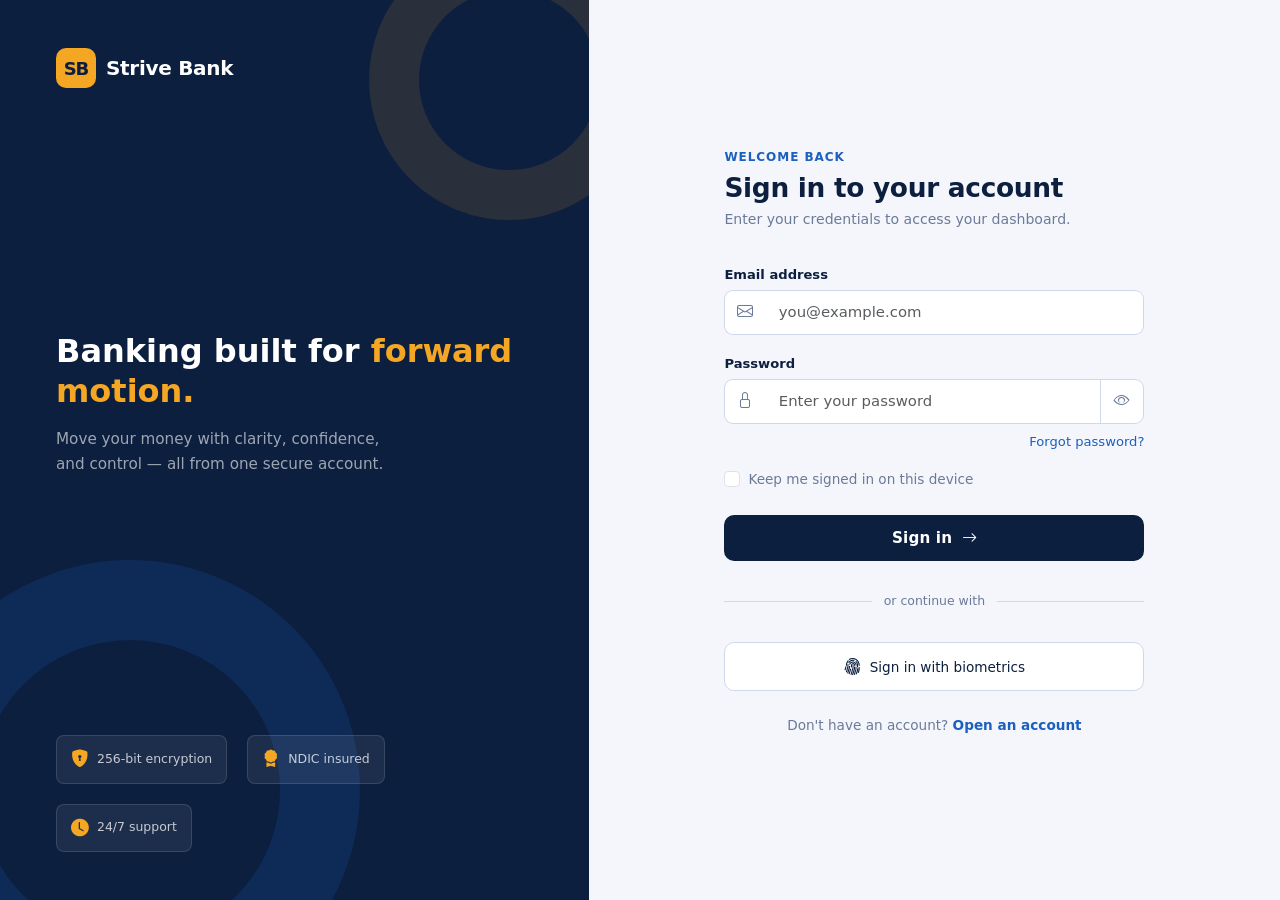
<file: sign-in.html>
<!DOCTYPE html>
<html lang="en">
<head>
  <meta charset="UTF-8" />
  <meta name="viewport" content="width=device-width, initial-scale=1.0"/>
  <title>Sign In — Strive Bank</title>
  <link href="https://cdn.jsdelivr.net/npm/bootstrap@5.3.3/dist/css/bootstrap.min.css" rel="stylesheet"/>
  <link href="https://cdn.jsdelivr.net/npm/bootstrap-icons@1.11.3/font/bootstrap-icons.min.css" rel="stylesheet"/>
  <style>
    :root {
      --navy:   #0C1F3F;
      --navy-mid: #1a3560;
      --blue:   #1B5FBF;
      --blue-light: #2a74e0;
      --amber:  #F5A623;
      --amber-dark: #d4881a;
      --surface: #F4F6FB;
      --text-muted: #6b7a99;
      --border: #d0d8ec;
    }

    *, *::before, *::after { box-sizing: border-box; }

    body {
      margin: 0;
      min-height: 100vh;
      background: var(--surface);
      font-family: 'Segoe UI', system-ui, sans-serif;
      display: flex;
      align-items: stretch;
    }

    /* ── Left panel ── */
    .brand-panel {
      width: 46%;
      background: var(--navy);
      display: flex;
      flex-direction: column;
      justify-content: space-between;
      padding: 3rem 3.5rem;
      position: relative;
      overflow: hidden;
    }

    .brand-panel::before {
      content: '';
      position: absolute;
      width: 460px;
      height: 460px;
      border-radius: 50%;
      border: 80px solid rgba(27,95,191,0.18);
      bottom: -120px;
      left: -100px;
      pointer-events: none;
    }

    .brand-panel::after {
      content: '';
      position: absolute;
      width: 280px;
      height: 280px;
      border-radius: 50%;
      border: 50px solid rgba(245,166,35,0.12);
      top: -60px;
      right: -60px;
      pointer-events: none;
    }

    .brand-logo {
      display: flex;
      align-items: center;
      gap: 10px;
      z-index: 1;
    }

    .brand-logo .logo-mark {
      width: 40px;
      height: 40px;
      background: var(--amber);
      border-radius: 10px;
      display: flex;
      align-items: center;
      justify-content: center;
      font-weight: 800;
      font-size: 18px;
      color: var(--navy);
      letter-spacing: -1px;
    }

    .brand-logo .logo-name {
      font-size: 1.25rem;
      font-weight: 700;
      color: #fff;
      letter-spacing: -0.3px;
    }

    .brand-body {
      z-index: 1;
    }

    .brand-body h2 {
      font-size: 2rem;
      font-weight: 700;
      color: #fff;
      line-height: 1.25;
      margin-bottom: 1rem;
    }

    .brand-body h2 span {
      color: var(--amber);
    }

    .brand-body p {
      color: rgba(255,255,255,0.6);
      font-size: 0.95rem;
      line-height: 1.6;
      max-width: 340px;
    }

    .trust-badges {
      display: flex;
      gap: 1.25rem;
      flex-wrap: wrap;
      z-index: 1;
    }

    .trust-badge {
      display: flex;
      align-items: center;
      gap: 8px;
      background: rgba(255,255,255,0.07);
      border: 1px solid rgba(255,255,255,0.12);
      border-radius: 8px;
      padding: 10px 14px;
    }

    .trust-badge i {
      font-size: 1.1rem;
      color: var(--amber);
    }

    .trust-badge span {
      font-size: 0.78rem;
      color: rgba(255,255,255,0.75);
      font-weight: 500;
    }

    /* ── Right panel ── */
    .form-panel {
      flex: 1;
      display: flex;
      align-items: center;
      justify-content: center;
      padding: 3rem 2rem;
    }

    .signin-card {
      width: 100%;
      max-width: 420px;
    }

    .signin-card .card-eyebrow {
      font-size: 0.75rem;
      font-weight: 600;
      letter-spacing: 0.08em;
      text-transform: uppercase;
      color: var(--blue);
      margin-bottom: 0.35rem;
    }

    .signin-card h1 {
      font-size: 1.65rem;
      font-weight: 700;
      color: var(--navy);
      margin-bottom: 0.35rem;
      letter-spacing: -0.3px;
    }

    .signin-card .subtitle {
      font-size: 0.88rem;
      color: var(--text-muted);
      margin-bottom: 2rem;
    }

    .form-label {
      font-size: 0.82rem;
      font-weight: 600;
      color: var(--navy);
      margin-bottom: 5px;
    }

    .input-group-strive .form-control {
      border: 1.5px solid var(--border);
      border-left: none;
      border-radius: 0 9px 9px 0 !important;
      font-size: 0.93rem;
      padding: 0.65rem 0.9rem;
      color: var(--navy);
      background: #fff;
      transition: border-color 0.2s;
    }

    .input-group-strive .form-control:focus {
      border-color: var(--blue);
      box-shadow: none;
    }

    .input-group-strive .input-group-text {
      border: 1.5px solid var(--border);
      border-right: none;
      border-radius: 9px 0 0 9px !important;
      background: #fff;
      color: var(--text-muted);
      font-size: 1rem;
      transition: border-color 0.2s;
    }

    .input-group-strive:focus-within .input-group-text {
      border-color: var(--blue);
      color: var(--blue);
    }

    .password-toggle {
      border: 1.5px solid var(--border);
      border-left: none;
      border-radius: 0 9px 9px 0 !important;
      background: #fff;
      color: var(--text-muted);
      cursor: pointer;
      padding: 0 0.85rem;
      transition: border-color 0.2s, color 0.2s;
    }

    .password-toggle:hover { color: var(--blue); }

    .input-group-strive:focus-within .password-toggle {
      border-color: var(--blue);
    }

    .input-group-strive .form-control.password-field {
      border-radius: 0 !important;
    }

    .forgot-link {
      font-size: 0.82rem;
      color: var(--blue);
      text-decoration: none;
      font-weight: 500;
    }

    .forgot-link:hover { color: var(--blue-light); text-decoration: underline; }

    .btn-signin {
      background: var(--navy);
      color: #fff;
      border: none;
      border-radius: 10px;
      padding: 0.72rem;
      font-size: 0.95rem;
      font-weight: 600;
      width: 100%;
      letter-spacing: 0.01em;
      transition: background 0.2s, transform 0.1s;
    }

    .btn-signin:hover {
      background: var(--navy-mid);
      color: #fff;
      transform: translateY(-1px);
    }

    .btn-signin:active { transform: translateY(0); }

    .divider-row {
      display: flex;
      align-items: center;
      gap: 12px;
      margin: 1.5rem 0;
    }

    .divider-row hr {
      flex: 1;
      border-color: var(--border);
      opacity: 1;
    }

    .divider-row span {
      font-size: 0.78rem;
      color: var(--text-muted);
      white-space: nowrap;
    }

    .btn-biometric {
      border: 1.5px solid var(--border);
      border-radius: 10px;
      padding: 0.65rem;
      font-size: 0.85rem;
      font-weight: 500;
      color: var(--navy);
      background: #fff;
      width: 100%;
      transition: border-color 0.2s, background 0.2s;
      display: flex;
      align-items: center;
      justify-content: center;
      gap: 8px;
      cursor: pointer;
    }

    .btn-biometric:hover {
      border-color: var(--blue);
      background: #f0f5ff;
      color: var(--blue);
    }

    .btn-biometric i { font-size: 1.1rem; }

    .signup-row {
      text-align: center;
      font-size: 0.85rem;
      color: var(--text-muted);
      margin-top: 1.5rem;
    }

    .signup-row a {
      color: var(--blue);
      font-weight: 600;
      text-decoration: none;
    }

    .signup-row a:hover { text-decoration: underline; }

    @media (max-width: 768px) {
      body { flex-direction: column; }
      .brand-panel {
        width: 100%;
        padding: 2rem 1.5rem;
        min-height: unset;
      }
      .brand-body h2 { font-size: 1.5rem; }
      .brand-body { display: none; }
      .trust-badges { display: none; }
      .form-panel { padding: 2rem 1.25rem; }
    }
  </style>
</head>
<body>

  <!-- Left brand panel -->
  <div class="brand-panel d-none d-md-flex">
    <div class="brand-logo">
      <div class="logo-mark">SB</div>
      <span class="logo-name">Strive Bank</span>
    </div>

    <div class="brand-body">
      <h2>Banking built for <span>forward motion.</span></h2>
      <p>Move your money with clarity, confidence, and control — all from one secure account.</p>
    </div>

    <div class="trust-badges">
      <div class="trust-badge">
        <i class="bi bi-shield-lock-fill"></i>
        <span>256-bit encryption</span>
      </div>
      <div class="trust-badge">
        <i class="bi bi-award-fill"></i>
        <span>NDIC insured</span>
      </div>
      <div class="trust-badge">
        <i class="bi bi-clock-fill"></i>
        <span>24/7 support</span>
      </div>
    </div>
  </div>

  <!-- Right form panel -->
  <div class="form-panel">
    <div class="signin-card">

      <!-- Mobile logo -->
      <div class="brand-logo d-flex d-md-none mb-4">
        <div class="logo-mark">SB</div>
        <span class="logo-name" style="color: var(--navy);">Strive Bank</span>
      </div>

      <p class="card-eyebrow">Welcome back</p>
      <h1>Sign in to your account</h1>
      <p class="subtitle">Enter your credentials to access your dashboard.</p>

      <form novalidate>

        <!-- Email -->
        <div class="mb-3">
          <label for="email" class="form-label">Email address</label>
          <div class="input-group input-group-strive">
            <span class="input-group-text"><i class="bi bi-envelope"></i></span>
            <input
              type="email"
              id="email"
              class="form-control"
              placeholder="you@example.com"
              autocomplete="email"
            />
          </div>
        </div>

        <!-- Password -->
        <div class="mb-2">
          <label for="password" class="form-label">Password</label>
          <div class="input-group input-group-strive">
            <span class="input-group-text"><i class="bi bi-lock"></i></span>
            <input
              type="password"
              id="password"
              class="form-control password-field"
              placeholder="Enter your password"
              autocomplete="current-password"
            />
            <button type="button" class="password-toggle" id="togglePwd" aria-label="Show password">
              <i class="bi bi-eye" id="toggleIcon"></i>
            </button>
          </div>
        </div>

        <!-- Forgot password -->
        <div class="d-flex justify-content-end mb-3">
          <a href="#" class="forgot-link">Forgot password?</a>
        </div>

        <!-- Remember me -->
        <div class="form-check mb-4">
          <input class="form-check-input" type="checkbox" id="rememberMe" />
          <label class="form-check-label" for="rememberMe" style="font-size:0.85rem; color: var(--text-muted);">
            Keep me signed in on this device
          </label>
        </div>

        <!-- Submit -->
        <button type="submit" class="btn btn-signin">
          Sign in <i class="bi bi-arrow-right ms-1"></i>
        </button>

      </form>

      <!-- Biometric divider -->
      <div class="divider-row">
        <hr/><span>or continue with</span><hr/>
      </div>

      <button class="btn-biometric" type="button">
        <i class="bi bi-fingerprint"></i>
        Sign in with biometrics
      </button>

      <p class="signup-row">
        Don't have an account? <a href="#">Open an account</a>
      </p>

    </div>
  </div>

  <script src="https://cdn.jsdelivr.net/npm/bootstrap@5.3.3/dist/js/bootstrap.bundle.min.js"></script>
  <script>
    const btn = document.getElementById('togglePwd');
    const input = document.getElementById('password');
    const icon = document.getElementById('toggleIcon');

    btn.addEventListener('click', () => {
      const show = input.type === 'password';
      input.type = show ? 'text' : 'password';
      icon.className = show ? 'bi bi-eye-slash' : 'bi bi-eye';
      btn.setAttribute('aria-label', show ? 'Hide password' : 'Show password');
    });
  </script>
</body>
</html>
</file>
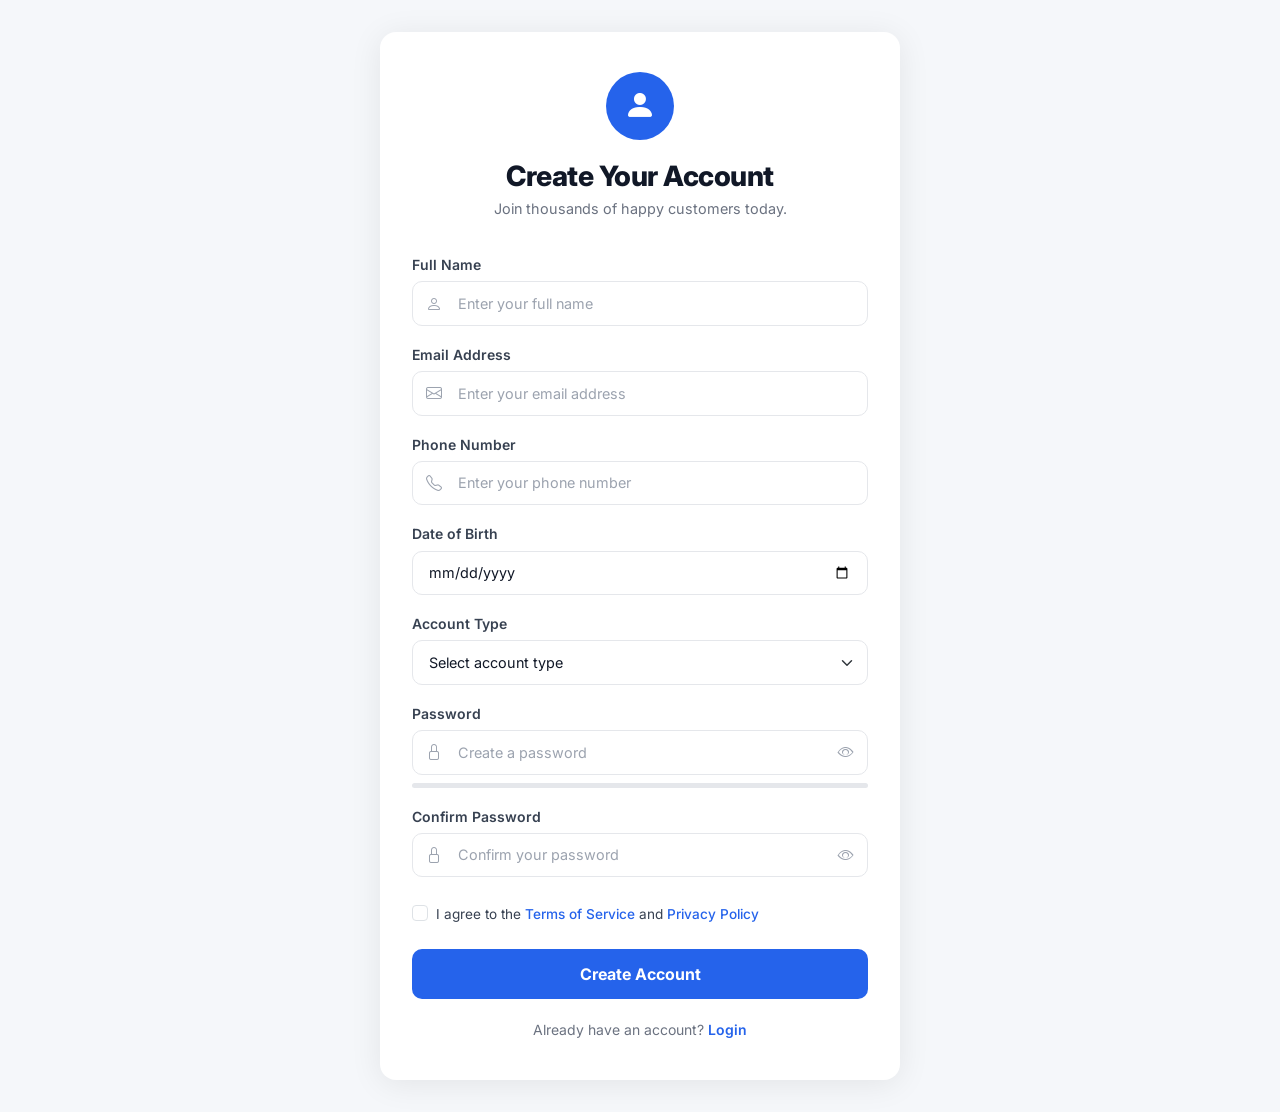
<file: sign-up.html>
<!DOCTYPE html>
<html lang="en">
<head>
  <meta charset="UTF-8" />
  <meta name="viewport" content="width=device-width, initial-scale=1.0"/>
  <title>Create Account</title>

  <link href="https://cdn.jsdelivr.net/npm/bootstrap@5.3.3/dist/css/bootstrap.min.css" rel="stylesheet"/>
  <link href="https://cdn.jsdelivr.net/npm/bootstrap-icons@1.11.3/font/bootstrap-icons.min.css" rel="stylesheet"/>
  <link href="https://fonts.googleapis.com/css2?family=Inter:wght@400;500;600;700;800&display=swap" rel="stylesheet"/>

  <style>
    * { font-family: 'Inter', sans-serif; }

    body {
      min-height: 100vh;
      background: #f5f7fa;
      display: flex;
      align-items: center;
      justify-content: center;
      padding: 2rem 1rem;
    }

    .signup-card {
      background: #fff;
      border-radius: 16px;
      box-shadow: 0 4px 32px rgba(0,0,0,0.08);
      padding: 2.5rem 2rem;
      width: 100%;
      max-width: 520px;
    }

    .avatar-icon {
      width: 68px;
      height: 68px;
      background: #2563eb;
      border-radius: 50%;
      display: flex;
      align-items: center;
      justify-content: center;
      margin: 0 auto 1.25rem;
    }

    .avatar-icon i { font-size: 2rem; color: #fff; }

    h1 {
      font-size: 1.75rem;
      font-weight: 800;
      color: #111827;
      letter-spacing: -0.5px;
      text-align: center;
      margin-bottom: 0.3rem;
    }

    .subtitle {
      text-align: center;
      color: #6b7280;
      font-size: 0.9rem;
      margin-bottom: 2rem;
    }

    .form-label {
      font-weight: 600;
      font-size: 0.875rem;
      color: #374151;
      margin-bottom: 0.4rem;
    }

    .form-control, .form-select {
      border: 1.5px solid #e5e7eb;
      border-radius: 10px;
      padding: 0.65rem 1rem 0.65rem 2.8rem;
      font-size: 0.9rem;
      color: #111827;
      background-color: #fff;
      transition: border-color 0.2s, box-shadow 0.2s;
    }

    .form-select { padding-left: 1rem; }

    .form-control::placeholder { color: #9ca3af; }

    .form-control:focus, .form-select:focus {
      border-color: #2563eb;
      box-shadow: 0 0 0 3px rgba(37,99,235,0.15);
      outline: none;
    }

    .input-icon-wrap { position: relative; }

    .input-icon-wrap .field-icon {
      position: absolute;
      left: 0.85rem;
      top: 50%;
      transform: translateY(-50%);
      color: #9ca3af;
      font-size: 1rem;
      pointer-events: none;
    }

    .input-icon-wrap .toggle-pw {
      position: absolute;
      right: 0.85rem;
      top: 50%;
      transform: translateY(-50%);
      color: #9ca3af;
      cursor: pointer;
      font-size: 1rem;
      background: none;
      border: none;
      padding: 0;
    }

    .input-icon-wrap .toggle-pw:hover { color: #6b7280; }

    input[type="date"] { padding-left: 1rem; }

    .strength-bar {
      height: 5px;
      border-radius: 3px;
      background: #e5e7eb;
      margin-top: 8px;
      overflow: hidden;
    }

    .strength-fill {
      height: 100%;
      border-radius: 3px;
      width: 0%;
      transition: width 0.3s, background 0.3s;
    }

    .strength-label {
      font-size: 0.78rem;
      font-weight: 600;
      text-align: right;
      margin-top: 3px;
    }

    .form-check-input:checked {
      background-color: #2563eb;
      border-color: #2563eb;
    }

    .form-check-label {
      font-size: 0.85rem;
      color: #374151;
    }

    .form-check-label a {
      color: #2563eb;
      text-decoration: none;
      font-weight: 500;
    }

    .form-check-label a:hover { text-decoration: underline; }

    .btn-create {
      background: #2563eb;
      border: none;
      border-radius: 10px;
      padding: 0.8rem;
      font-weight: 700;
      font-size: 1rem;
      color: #fff;
      width: 100%;
      transition: background 0.2s, transform 0.15s;
    }

    .btn-create:hover {
      background: #1d4ed8;
      color: #fff;
      transform: translateY(-1px);
    }

    .btn-create:active { transform: translateY(0); }

    .login-text {
      text-align: center;
      font-size: 0.875rem;
      color: #6b7280;
      margin-top: 1.25rem;
      margin-bottom: 0;
    }

    .login-text a {
      color: #2563eb;
      font-weight: 600;
      text-decoration: none;
    }

    .login-text a:hover { text-decoration: underline; }

    .form-control.is-invalid, .form-select.is-invalid { border-color: #ef4444; }
    .invalid-feedback { font-size: 0.78rem; }
  </style>
</head>
<body>

  <div class="signup-card">

    <div class="avatar-icon">
      <i class="bi bi-person-fill"></i>
    </div>

    <h1>Create Your Account</h1>
    <p class="subtitle">Join thousands of happy customers today.</p>

    <form id="signupForm" novalidate>

      <!-- Full Name -->
      <div class="mb-3">
        <label class="form-label" for="fullName">Full Name</label>
        <div class="input-icon-wrap">
          <i class="bi bi-person field-icon"></i>
          <input type="text" class="form-control" id="fullName" placeholder="Enter your full name" required />
          <div class="invalid-feedback">Please enter your full name.</div>
        </div>
      </div>

      <!-- Email -->
      <div class="mb-3">
        <label class="form-label" for="email">Email Address</label>
        <div class="input-icon-wrap">
          <i class="bi bi-envelope field-icon"></i>
          <input type="email" class="form-control" id="email" placeholder="Enter your email address" required />
          <div class="invalid-feedback">Please enter a valid email.</div>
        </div>
      </div>

      <!-- Phone -->
      <div class="mb-3">
        <label class="form-label" for="phone">Phone Number</label>
        <div class="input-icon-wrap">
          <i class="bi bi-telephone field-icon"></i>
          <input type="tel" class="form-control" id="phone" placeholder="Enter your phone number" required />
          <div class="invalid-feedback">Please enter your phone number.</div>
        </div>
      </div>

      <!-- Date of Birth -->
      <div class="mb-3">
        <label class="form-label" for="dob">Date of Birth</label>
        <div class="input-icon-wrap">
          <input type="date" class="form-control" id="dob" required />
          <div class="invalid-feedback">Please select your date of birth.</div>
        </div>
      </div>

      <!-- Account Type -->
      <div class="mb-3">
        <label class="form-label" for="accountType">Account Type</label>
        <select class="form-select" id="accountType" required>
          <option value="" disabled selected>Select account type</option>
          <option value="savings">Savings Account</option>
          <option value="current">Current Account</option>
          <option value="business">Business Account</option>
        </select>
        <div class="invalid-feedback">Please select an account type.</div>
      </div>

      <!-- Password -->
      <div class="mb-3">
        <label class="form-label" for="password">Password</label>
        <div class="input-icon-wrap">
          <i class="bi bi-lock field-icon"></i>
          <input type="password" class="form-control" id="password" placeholder="Create a password" required style="padding-right:2.8rem;" />
          <button type="button" class="toggle-pw" id="togglePw">
            <i class="bi bi-eye" id="eyePw"></i>
          </button>
        </div>
        <div class="strength-bar">
          <div class="strength-fill" id="strengthFill"></div>
        </div>
        <div class="strength-label" id="strengthLabel" style="color:#9ca3af;"></div>
        <div class="invalid-feedback d-block" id="pwError" style="display:none!important;"></div>
      </div>

      <!-- Confirm Password -->
      <div class="mb-4">
        <label class="form-label" for="confirmPw">Confirm Password</label>
        <div class="input-icon-wrap">
          <i class="bi bi-lock field-icon"></i>
          <input type="password" class="form-control" id="confirmPw" placeholder="Confirm your password" required style="padding-right:2.8rem;" />
          <button type="button" class="toggle-pw" id="toggleConfirm">
            <i class="bi bi-eye" id="eyeConfirm"></i>
          </button>
        </div>
        <div class="invalid-feedback" id="confirmError">Passwords do not match.</div>
      </div>

      <!-- Terms -->
      <div class="mb-4 form-check">
        <input type="checkbox" class="form-check-input" id="terms" required />
        <label class="form-check-label" for="terms">
          I agree to the <a href="#">Terms of Service</a> and <a href="#">Privacy Policy</a>
        </label>
        <div class="invalid-feedback">You must agree to continue.</div>
      </div>

      <!-- Submit -->
      <button type="submit" class="btn-create">Create Account</button>

    </form>

    <p class="login-text">Already have an account? <a href="#">Login</a></p>

  </div>

  <script src="https://cdn.jsdelivr.net/npm/bootstrap@5.3.3/dist/js/bootstrap.bundle.min.js"></script>
  <script>
    function makeToggle(btnId, inputId, iconId) {
      document.getElementById(btnId).addEventListener('click', function () {
        const input = document.getElementById(inputId);
        const icon  = document.getElementById(iconId);
        input.type  = input.type === 'password' ? 'text' : 'password';
        icon.classList.toggle('bi-eye');
        icon.classList.toggle('bi-eye-slash');
      });
    }
    makeToggle('togglePw',      'password',  'eyePw');
    makeToggle('toggleConfirm', 'confirmPw', 'eyeConfirm');

    document.getElementById('password').addEventListener('input', function () {
      const val   = this.value;
      const fill  = document.getElementById('strengthFill');
      const label = document.getElementById('strengthLabel');
      let score = 0;
      if (val.length >= 8)           score++;
      if (/[A-Z]/.test(val))         score++;
      if (/[0-9]/.test(val))         score++;
      if (/[^A-Za-z0-9]/.test(val))  score++;
      const levels = [
        { pct:'0%',   color:'#e5e7eb', text:'' },
        { pct:'25%',  color:'#ef4444', text:'Weak' },
        { pct:'50%',  color:'#f97316', text:'Fair' },
        { pct:'75%',  color:'#eab308', text:'Good' },
        { pct:'100%', color:'#22c55e', text:'Strong' },
      ];
      const lvl = val.length === 0 ? levels[0] : levels[score];
      fill.style.width      = lvl.pct;
      fill.style.background = lvl.color;
      label.textContent     = lvl.text;
      label.style.color     = lvl.color;
    });

    document.getElementById('signupForm').addEventListener('submit', function (e) {
      e.preventDefault();
      const form    = this;
      const pw      = document.getElementById('password');
      const confirm = document.getElementById('confirmPw');
      const pwErr   = document.getElementById('pwError');
      let valid = true;

      if (pw.value.length < 8) {
        pw.classList.add('is-invalid');
        pwErr.textContent = 'Password must be at least 8 characters.';
        pwErr.style.display = 'block';
        valid = false;
      } else {
        pw.classList.remove('is-invalid');
        pwErr.style.display = 'none';
      }

      if (confirm.value !== pw.value) {
        confirm.classList.add('is-invalid');
        valid = false;
      } else {
        confirm.classList.remove('is-invalid');
      }

      form.classList.add('was-validated');
      if (!form.checkValidity() || !valid) return;

      alert('Account created successfully!');
    });
  </script>

</body>
</html>
</file>
